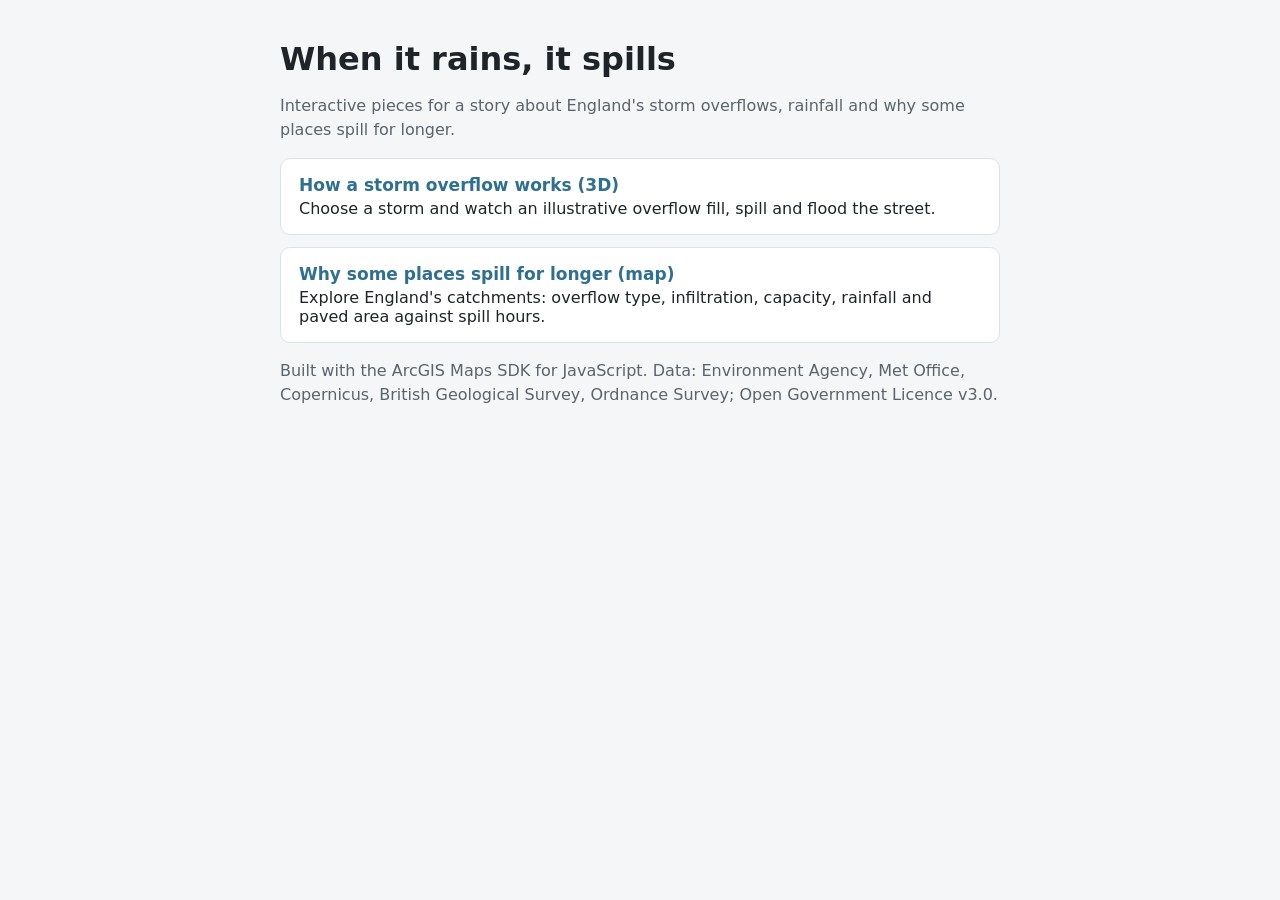
<file: index.html>
<!doctype html>
<html lang="en">
<head>
  <meta charset="utf-8" />
  <meta name="viewport" content="width=device-width, initial-scale=1" />
  <title>When It Rains</title>
  <style>
    body { font-family: "Segoe UI", system-ui, sans-serif; color: #1f2428; background: #f5f6f7; margin: 0; padding: 40px 16px; }
    main { max-width: 720px; margin: 0 auto; }
    h1 { font-weight: 600; margin: 0 0 8px; }
    p { color: #5b646b; line-height: 1.5; }
    a.card { display: block; background: #fff; border: 1px solid #dde2e6; border-radius: 10px; padding: 16px 18px; margin: 12px 0; color: inherit; text-decoration: none; }
    a.card:hover { border-color: #2f6f8f; }
    a.card strong { display: block; font-size: 17px; margin-bottom: 4px; color: #2f6f8f; }
  </style>
</head>
<body>
  <main>
    <h1>When it rains, it spills</h1>
    <p>Interactive pieces for a story about England's storm overflows, rainfall and why some places spill for longer.</p>
    <a class="card" href="storm-overflow-3d/"><strong>How a storm overflow works (3D)</strong>Choose a storm and watch an illustrative overflow fill, spill and flood the street.</a>
    <a class="card" href="spill-drivers-map/"><strong>Why some places spill for longer (map)</strong>Explore England's catchments: overflow type, infiltration, capacity, rainfall and paved area against spill hours.</a>
    <p>Built with the ArcGIS Maps SDK for JavaScript. Data: Environment Agency, Met Office, Copernicus, British Geological Survey, Ordnance Survey; Open Government Licence v3.0.</p>
  </main>
</body>
</html>
</file>
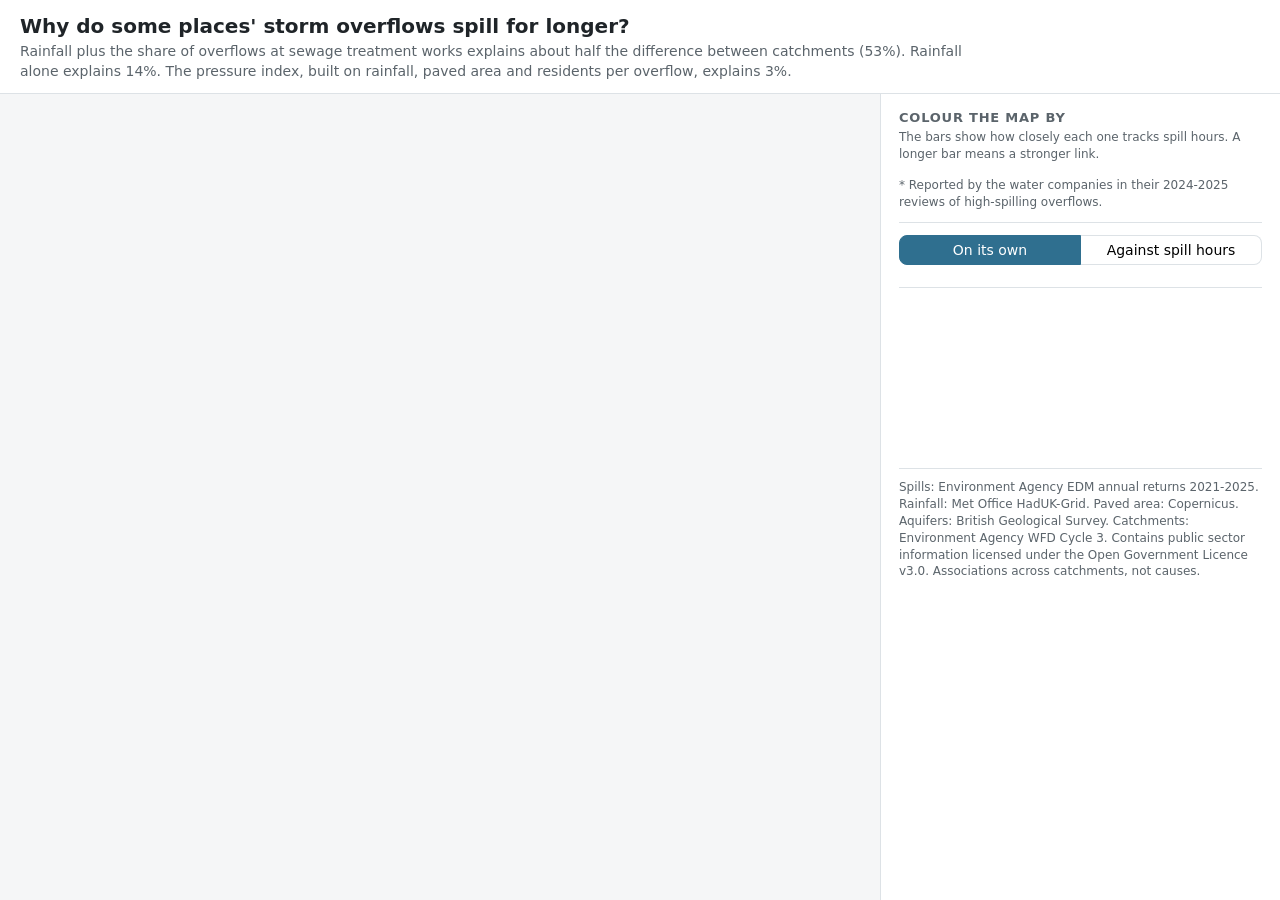
<file: spill-drivers-map/index.html>
<!doctype html>
<html lang="en">
<head>
  <meta charset="utf-8" />
  <meta name="viewport" content="width=device-width, initial-scale=1" />
  <title>Why Overflows Spill</title>
  <link rel="stylesheet" href="https://js.arcgis.com/5.1/esri/themes/light/main.css" />
  <script type="module" src="https://js.arcgis.com/5.1/"></script>
  <link rel="stylesheet" href="css/style.css" />
</head>
<body>
  <header class="top">
    <h1>Why do some places' storm overflows spill for longer?</h1>
    <p>Rainfall plus the share of overflows at sewage treatment works explains about half the difference between catchments (53%).
       Rainfall alone explains 14%. The pressure index, built on rainfall, paved area and residents per overflow, explains 3%.</p>
  </header>

  <main class="layout">
    <div id="map" aria-label="Map of England's river catchments"></div>

    <aside class="side">
      <section>
        <h2>Colour the map by</h2>
        <p class="hint">The bars show how closely each one tracks spill hours. A longer bar means a stronger link.</p>
        <div id="measures" class="measures"></div>
        <p class="footnote">* Reported by the water companies in their 2024-2025 reviews of high-spilling overflows.</p>
      </section>

      <section>
        <div class="mode" role="group" aria-label="Map style">
          <button id="mode-single" type="button" aria-pressed="true">On its own</button>
          <button id="mode-bivariate" type="button" aria-pressed="false">Against spill hours</button>
        </div>
        <p id="measure-text" class="measure-text"></p>
        <div id="legend" class="legend"></div>
      </section>

      <section>
        <div id="scatter-wrap">
          <svg id="scatter" role="img" aria-label="Scatter chart of the chosen measure against spill hours"></svg>
          <p id="scatter-caption" class="caption"></p>
        </div>
        <div id="top-list" class="top-list" hidden></div>
      </section>

      <footer>
        Spills: Environment Agency EDM annual returns 2021-2025. Rainfall: Met Office HadUK-Grid. Paved area: Copernicus.
        Aquifers: British Geological Survey. Catchments: Environment Agency WFD Cycle 3. Contains public sector information licensed under the
        Open Government Licence v3.0. Associations across catchments, not causes.
      </footer>
    </aside>
  </main>

  <div id="profile" class="profile" hidden></div>
  <div id="tooltip" class="tooltip" hidden></div>
  <div id="error" role="alert" hidden></div>
  <script type="module" src="js/app.js"></script>
</body>
</html>
</file>
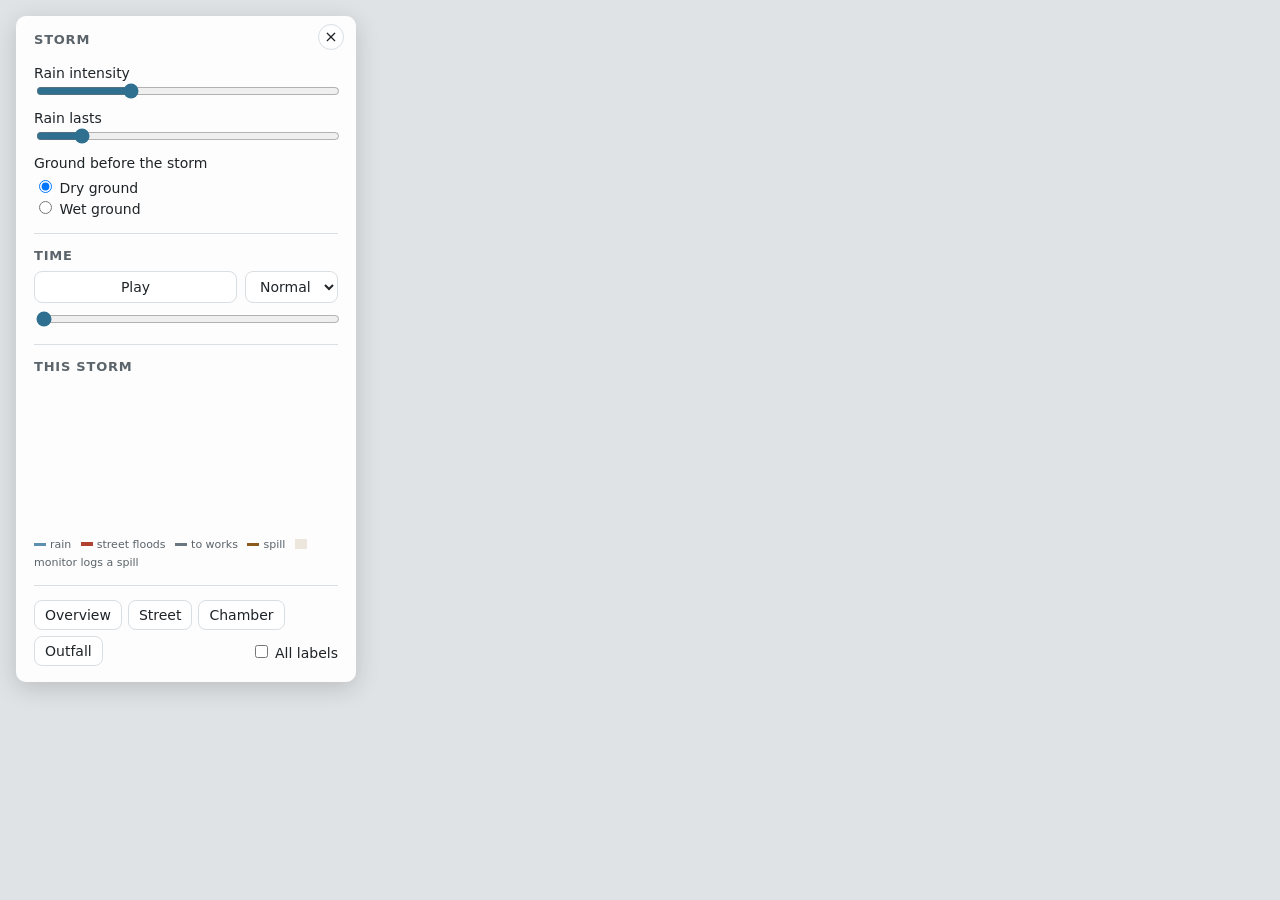
<file: storm-overflow-3d/index.html>
<!doctype html>
<html lang="en">
<head>
  <meta charset="utf-8" />
  <meta name="viewport" content="width=device-width, initial-scale=1" />
  <title>Storm overflow 3D</title>
  <link rel="stylesheet" href="https://js.arcgis.com/5.1/esri/themes/light/main.css" />
  <script type="module" src="https://js.arcgis.com/5.1/"></script>
  <link rel="stylesheet" href="css/style.css" />
</head>
<body>
  <div id="view" aria-label="3D cutaway of a storm overflow"></div>

  <button id="show-panel" class="show-panel" type="button" hidden>Controls</button>
  <aside id="panel">
    <div id="resize" class="resize" role="separator" aria-label="Resize the controls" tabindex="0"></div>
    <button id="hide-panel" class="hide-panel" type="button" aria-label="Hide the controls" title="Hide the controls">&times;</button>
    <div class="panel-body">
    <section aria-labelledby="storm-heading">
      <h2 id="storm-heading">Storm</h2>
      <div id="presets" class="presets"></div>
      <label class="slider">Rain intensity <output id="intensity-value"></output>
        <input id="intensity" type="range" min="1" max="80" step="1" value="25" />
      </label>
      <label class="slider">Rain lasts <output id="hours-value"></output>
        <input id="hours" type="range" min="0.25" max="6" step="0.25" value="1" />
      </label>
      <fieldset class="ground">
        <legend>Ground before the storm</legend>
        <label><input type="radio" name="ground" value="dry" checked /> Dry ground</label>
        <label><input type="radio" name="ground" value="wet" /> <span id="ground-wet-label">Wet ground</span></label>
      </fieldset>
    </section>

    <section aria-labelledby="now-heading">
      <h2 id="now-heading">Time <span id="clock" class="clock"></span></h2>
      <div class="play-row">
        <button id="play" type="button" aria-pressed="false">Play</button>
        <select id="speed" aria-label="Playback speed">
          <option value="slow">Slow</option>
          <option value="normal" selected>Normal</option>
          <option value="fast">Fast</option>
        </select>
      </div>
      <input id="time" type="range" min="0" max="719" value="0" aria-label="Time" />
    </section>

    <section aria-labelledby="run-heading">
      <h2 id="run-heading">This storm</h2>
      <svg id="chart" role="img" aria-label="Rain, street flooding, flow to the works and spill over the 12 hours"></svg>
      <p class="key"><span class="k-rain"></span>rain <span class="k-flood"></span>street floods <span class="k-works"></span>to works <span class="k-spill"></span>spill <span class="k-band"></span>monitor logs a spill</p>
    </section>

    <section class="views" aria-label="Views">
      <button type="button" data-view="overview">Overview</button>
      <button type="button" data-view="street">Street</button>
      <button type="button" data-view="chamber">Chamber</button>
      <button type="button" data-view="outfall">Outfall</button>
      <label class="labels-toggle" title="Or click a part of the model to label it"><input id="labels" type="checkbox" /> All labels</label>
    </section>
    </div>
  </aside>

  <!-- ?compact: a slim icon bar in place of the panel, for small embeds -->
  <div id="mini" class="mini" data-status="dry">
    <div id="mini-storms" class="mini-storms" role="group" aria-label="Storm"></div>
    <button id="mini-play" class="icon" type="button" aria-label="Play" aria-pressed="false"></button>
    <input id="mini-time" type="range" min="0" max="719" value="0" aria-label="Time" />
    <span class="mini-status" role="status"><i aria-hidden="true"></i><span id="mini-status-text"></span></span>
    <button id="mini-labels" class="icon" type="button" aria-label="Labels" title="Labels" aria-pressed="false"></button>
  </div>

  <div id="error" role="alert" hidden></div>
  <script type="module" src="js/app.js"></script>
</body>
</html>
</file>
<file: spill-drivers-map/css/style.css>
:root {
  --ink: #1f2428;
  --muted: #5b646b;
  --line: #dde2e6;
  --accent: #2f6f8f;
  --pos: #a63603;
  --neg: #3182bd;
  --bg: #f5f6f7;
  --side: 400px;
}

html, body { height: 100%; margin: 0; }
body {
  font-family: "Segoe UI", system-ui, -apple-system, sans-serif;
  color: var(--ink); background: var(--bg); font-size: 14px;
  display: flex; flex-direction: column;
}

.top { padding: 14px 20px 12px; background: #fff; border-bottom: 1px solid var(--line); }
.top h1 { margin: 0 0 4px; font-size: 20px; font-weight: 600; }
.top p { margin: 0; color: var(--muted); max-width: 980px; line-height: 1.4; }

.layout { flex: 1; display: flex; min-height: 0; }
#map { flex: 1; min-width: 0; }
.side { width: var(--side); overflow-y: auto; background: #fff; border-left: 1px solid var(--line); padding: 4px 18px 14px; box-sizing: border-box; }
.side section { padding: 12px 0; border-bottom: 1px solid var(--line); }
h2 { font-size: 13px; text-transform: uppercase; letter-spacing: 0.06em; color: var(--muted); margin: 0 0 4px; font-weight: 600; }
h3 { font-size: 14px; margin: 0 0 8px; font-weight: 600; }
.hint, .footnote, .caption, footer { color: var(--muted); font-size: 12px; line-height: 1.4; }
.hint { margin: 0 0 8px; }
.footnote { margin: 6px 0 0; }
footer { padding-top: 10px; }

.measures { display: flex; flex-direction: column; gap: 3px; }
.measure {
  display: grid; grid-template-columns: 1fr 110px 44px; align-items: center; gap: 8px;
  font: inherit; color: inherit; text-align: left; background: none;
  border: 1px solid transparent; border-radius: 8px; padding: 6px 8px; cursor: pointer;
}
.measure:hover { background: #f1f4f6; }
.measure[aria-pressed="true"] { border-color: var(--accent); background: #eaf2f6; }
.measure sup { color: var(--muted); }
.rho-track { height: 8px; background: #eef0f2; border-radius: 4px; overflow: hidden; }
.rho-bar { display: block; height: 100%; border-radius: 4px; }
.rho-bar.pos { background: var(--pos); }
.rho-bar.neg { background: var(--neg); }
.rho-value { text-align: right; font-variant-numeric: tabular-nums; color: var(--muted); }
.rho-note { grid-column: 2 / 4; color: var(--muted); font-size: 12px; }

.mode { display: flex; gap: 0; margin-bottom: 8px; }
.mode button { flex: 1; font: inherit; padding: 6px 10px; border: 1px solid var(--line); background: #fff; cursor: pointer; }
.mode button:first-child { border-radius: 8px 0 0 8px; }
.mode button:last-child { border-radius: 0 8px 8px 0; border-left: 0; }
.mode button[aria-pressed="true"] { background: var(--accent); color: #fff; border-color: var(--accent); }
.mode button:disabled { opacity: 0.45; cursor: not-allowed; }
.measure-text { margin: 0 0 10px; line-height: 1.4; }

.legend-classes { list-style: none; padding: 0; margin: 0; display: grid; gap: 3px; }
.legend-classes span, .hatch { display: inline-block; width: 22px; height: 12px; margin-right: 8px; vertical-align: middle; border: 1px solid rgba(0,0,0,0.08); }
.hatch { background: repeating-linear-gradient(135deg, #b4b4b4 0 2px, #fff 2px 5px); }
.legend-na { margin: 8px 0 0; font-size: 12px; color: var(--muted); }
.biv { display: grid; grid-template-columns: 22px 96px; grid-template-rows: 96px 20px; gap: 4px; margin-left: 8px; }
.biv-grid { display: grid; grid-template-columns: repeat(3, 1fr); grid-template-rows: repeat(3, 1fr); }
.biv-y { writing-mode: vertical-rl; transform: rotate(180deg); font-size: 11px; color: var(--muted); text-align: center; }
.biv-x { grid-column: 2; font-size: 11px; color: var(--muted); white-space: nowrap; }
.biv-cuts { font-size: 12px; color: var(--muted); line-height: 1.4; margin: 8px 0 0; }

#scatter { width: 100%; height: auto; display: block; }
#scatter .grid { stroke: #eef0f2; }
#scatter .tick, #scatter .axis-title { font-size: 9px; fill: var(--muted); }
#scatter .dot { stroke: rgba(0, 0, 0, 0.35); stroke-width: 0.5; cursor: pointer; }
#scatter .dot.hovered, #scatter .dot.selected { stroke: #111; stroke-width: 2; r: 5.5; }
.caption { margin: 6px 0 0; }
.top-list ol { margin: 0; padding-left: 20px; }
.top-list li { display: flex; justify-content: space-between; gap: 8px; padding: 2px 0; }
.top-list button { font: inherit; color: var(--accent); background: none; border: 0; padding: 0; cursor: pointer; text-align: left; }
.top-list span { font-variant-numeric: tabular-nums; color: var(--muted); }

.profile {
  position: absolute; left: 16px; bottom: 24px; width: 330px;
  background: #fff; border-radius: 10px; box-shadow: 0 6px 24px rgba(0,0,0,0.18); padding: 14px 16px;
}
.profile .close { position: absolute; right: 8px; top: 6px; border: 0; background: none; font-size: 20px; cursor: pointer; color: var(--muted); }
.profile-meta { margin: -4px 0 10px; color: var(--muted); font-size: 12px; }
.profile-row { display: grid; grid-template-columns: 1fr auto; gap: 2px 8px; margin-bottom: 6px; font-size: 12px; }
.profile-value { font-variant-numeric: tabular-nums; font-weight: 600; }
.profile-track { grid-column: 1 / 3; height: 5px; background: #eef0f2; border-radius: 3px; }
.profile-bar { display: block; height: 100%; background: var(--accent); border-radius: 3px; }
.profile-note { color: var(--muted); font-size: 11px; margin: 6px 0 0; }

.tooltip {
  position: fixed; pointer-events: none; z-index: 10; background: rgba(31, 36, 40, 0.92); color: #fff;
  padding: 6px 9px; border-radius: 6px; font-size: 12px; line-height: 1.4; max-width: 260px;
}
#error { position: absolute; right: 16px; top: 16px; max-width: 420px; background: #fff4f4; color: #8a1c1c; border: 1px solid #e3b5b5; padding: 12px 14px; border-radius: 8px; }

@media (max-width: 800px) {
  .layout { flex-direction: column; }
  #map { min-height: 55vh; }
  .side { width: auto; border-left: 0; border-top: 1px solid var(--line); }
  .profile { left: 8px; right: 8px; width: auto; bottom: 8px; }
}

.embed .top { display: none; }
</file>
<file: storm-overflow-3d/css/style.css>
:root {
  --ink: #1f2428;
  --muted: #5b646b;
  --panel: rgba(255, 255, 255, 0.94);
  --line: #d9dee2;
  --accent: #2f6f8f;
  --spill: #8a5a1c;
  --spill-soft: rgba(138, 90, 28, 0.14);
  --works: #6b7780;
  --rain: #5d8fb0;
  --flood: #b0412e;
  --panel-w: 340px;
  --panel-h: 52vh;
  --radius: 10px;
}

html, body { height: 100%; margin: 0; }
body {
  font-family: "Segoe UI", system-ui, -apple-system, sans-serif;
  color: var(--ink);
  background: #dfe3e6;
  font-size: 14px;
}

#view { position: absolute; inset: 0; }

#panel {
  position: absolute;
  top: 16px; left: 16px;
  max-height: calc(100% - 32px);
  width: var(--panel-w);
  display: flex; flex-direction: column;
  background: var(--panel);
  border-radius: var(--radius);
  box-shadow: 0 6px 24px rgba(0, 0, 0, 0.16);
  box-sizing: border-box;
}

h2 { font-size: 13px; text-transform: uppercase; letter-spacing: 0.06em; color: var(--muted); margin: 0 0 8px; font-weight: 600; display: flex; justify-content: space-between; }
section { border-top: 1px solid var(--line); padding: 14px 0; }
section:first-child { border-top: 0; padding-top: 0; }

button, select {
  font: inherit; color: var(--ink);
  border: 1px solid var(--line); background: #fff;
  border-radius: 8px; padding: 6px 10px; cursor: pointer;
}
button:hover { border-color: var(--accent); }
button[aria-pressed="true"] { background: var(--accent); color: #fff; border-color: var(--accent); }

.presets { display: grid; grid-template-columns: 1fr 1fr; gap: 6px; margin-bottom: 10px; }
.presets button { text-align: left; }
.presets small { display: block; font-size: 11px; opacity: 0.75; }

.slider { display: block; margin: 8px 0; }
.slider output { float: right; font-variant-numeric: tabular-nums; }
input[type=range] { width: 100%; accent-color: var(--accent); }

.ground { border: 0; padding: 0; margin: 8px 0 0; }
.ground legend { padding: 0; margin-bottom: 4px; }
.ground label { display: block; margin: 2px 0; }

.clock { font-variant-numeric: tabular-nums; color: var(--ink); letter-spacing: 0; text-transform: none; font-size: 15px; }
.play-row { display: flex; gap: 8px; margin-bottom: 6px; }
.play-row button { flex: 1; }

.views { display: flex; flex-wrap: wrap; gap: 6px; align-items: center; }
.labels-toggle { margin-left: auto; }

#error {
  position: absolute; right: 16px; top: 16px; max-width: 420px;
  background: #fff4f4; color: #8a1c1c; border: 1px solid #e3b5b5;
  padding: 12px 14px; border-radius: 8px;
}

#chart { width: 100%; height: auto; display: block; }
.chart-rain { stroke: var(--rain); stroke-width: 1; }
.chart-flood { fill: var(--flood); }
.chart-works { fill: none; stroke: var(--works); stroke-width: 1.5; }
.chart-spill { fill: none; stroke: var(--spill); stroke-width: 2; }
.chart-spill-band { fill: var(--spill-soft); }
.chart-axis { stroke: var(--line); }
.chart-label { font-size: 9px; fill: var(--muted); }
.chart-cursor { stroke: var(--ink); stroke-width: 1; stroke-dasharray: 2 2; }
.key { font-size: 11px; color: var(--muted); margin: 4px 0 0; line-height: 1.6; }
.key span { display: inline-block; width: 12px; height: 3px; margin: 0 4px 2px 6px; vertical-align: middle; }
.key .k-rain { background: var(--rain); margin-left: 0; }
.key .k-flood { background: var(--flood); height: 4px; }
.key .k-works { background: var(--works); }
.key .k-spill { background: var(--spill); }
.key .k-band { background: var(--spill-soft); height: 10px; }

/* Drag the panel's edge to resize it; the x hides it and "Controls" brings it back. */
.resize { position: absolute; top: 0; right: 0; width: 8px; height: 100%; cursor: ew-resize; touch-action: none; }
.resize:hover, .resize:focus-visible, .resize.dragging { background: rgba(47, 111, 143, 0.25); outline: none; }
.hide-panel { position: absolute; top: 8px; right: 12px; width: 26px; height: 26px; padding: 0; border-radius: 50%; line-height: 1; font-size: 16px; z-index: 1; }
.show-panel { position: absolute; top: 16px; left: 16px; box-shadow: 0 3px 12px rgba(0, 0, 0, 0.16); }
.panel-body { overflow-y: auto; padding: 16px 18px 2px; min-height: 0; }
#panel.hidden { display: none; }
.compact .show-panel { display: none; }

@media (max-width: 700px) {
  #panel { top: auto; left: 0; right: 0; bottom: 0; width: auto; height: var(--panel-h); max-height: none; border-radius: var(--radius) var(--radius) 0 0; }
  .panel-body { padding-top: 22px; }
  .resize { top: 0; left: 0; right: 0; width: auto; height: 18px; cursor: ns-resize; }
  .resize::after { content: ""; position: absolute; left: 50%; top: 7px; width: 40px; height: 4px; margin-left: -20px; border-radius: 2px; background: var(--line); }
  .hide-panel { top: 4px; }
  .show-panel { top: auto; bottom: 16px; left: 50%; transform: translateX(-50%); }
}

/* ?compact: no panel; one slim bar of icons along the bottom. */
.mini { display: none; }
.compact #panel { display: none; }
.compact .mini {
  display: flex; align-items: center; gap: 6px;
  position: absolute; left: 8px; right: 8px; bottom: 8px; height: 40px;
  padding: 0 8px; box-sizing: border-box;
  background: var(--panel); border-radius: 20px; box-shadow: 0 3px 12px rgba(0, 0, 0, 0.16);
}
.mini-storms { display: flex; gap: 2px; }
.icon {
  width: 30px; height: 30px; padding: 0; flex: none;
  display: grid; place-items: center; border: 0; border-radius: 50%; background: transparent;
}
.icon svg { width: 20px; height: 20px; fill: none; stroke: currentColor; stroke-width: 1.8; stroke-linecap: round; stroke-linejoin: round; }
.icon .solid { fill: currentColor; stroke: none; }
.icon:hover { background: #eef2f4; }
.icon[aria-pressed="true"] { background: var(--accent); color: #fff; }
#mini-play { background: var(--ink); color: #fff; }
#mini-time { flex: 1; min-width: 40px; }
.mini-status { display: flex; align-items: center; gap: 5px; flex: none; font-size: 12px; font-weight: 600; font-variant-numeric: tabular-nums; }
.mini-status i { width: 9px; height: 9px; border-radius: 50%; background: var(--works); }
.mini[data-status="rain"] .mini-status i { background: var(--rain); }
.mini[data-status="spill"] .mini-status { color: var(--spill); }
.mini[data-status="spill"] .mini-status i { background: var(--spill); }
@media (max-width: 380px) {
  .mini-status #mini-status-text, #mini-labels { display: none; }
}
</file>
